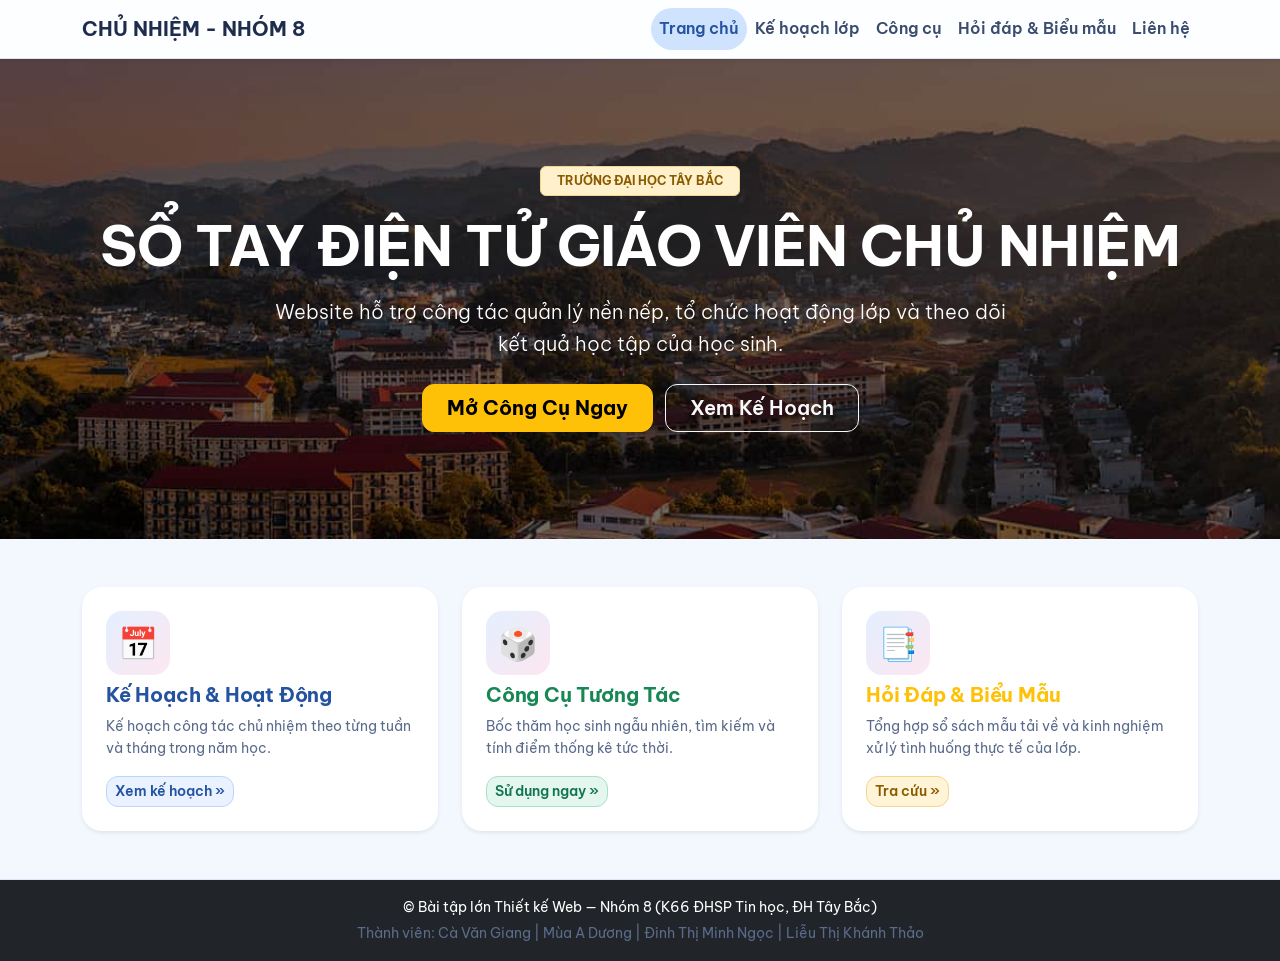
<file: index.html>
<!DOCTYPE html>
<html lang="vi">

<head>
    <meta charset="utf-8" />
    <meta name="viewport" content="width=device-width, initial-scale=1.0" />
    <title>Trang Chủ - Sổ tay giáo viên chủ nhiệm</title>
   
    <link href="https://cdn.jsdelivr.net/npm/bootstrap@5.3.3/dist/css/bootstrap.min.css" rel="stylesheet" />
    <link rel="stylesheet" href="style.css" />
  
    <script src="https://cdn.jsdelivr.net/npm/bootstrap@5.3.3/dist/js/bootstrap.bundle.min.js" defer></script>
    <script src="js/app.js" defer></script>
</head>

<body class="bg-light">
    <header>
        <nav class="navbar navbar-expand-lg navbar-dark bg-primary sticky-top shadow-sm">
            <div class="container">
                <a class="navbar-brand fw-bold" href="index.html">CHỦ NHIỆM - NHÓM 8</a>
                <button class="navbar-toggler" type="button" data-bs-toggle="collapse" data-bs-target="#menuchinh" aria-label="Mở menu">
                    <span class="navbar-toggler-icon"></span>
                </button>
                <div class="collapse navbar-collapse" id="menuchinh">
                    <ul class="navbar-nav ms-auto">
                        <li class="nav-item">
                            <a class="nav-link active" href="index.html">Trang chủ</a>
                        </li>
                        <li class="nav-item">
                            <a class="nav-link" href="hoatdong.html">Kế hoạch lớp</a>
                        </li>
                        <li class="nav-item">
                            <a class="nav-link" href="congcu.html">Công cụ</a>
                        </li>
                        <li class="nav-item">
                            <a class="nav-link" href="bieumau.html">Hỏi đáp &amp; Biểu mẫu</a>
                        </li>
                        <li class="nav-item">
                            <a class="nav-link" href="lienhe.html">Liên hệ</a>
                        </li>
                    </ul>
                </div>
            </div>
        </nav>
    </header>
    
 
    <section class="position-relative overflow-hidden text-white d-flex align-items-center" style="min-height: 480px;">
        <img
            src="images/anhutb.jpg"
            alt="Toàn cảnh khuôn viên Trường Đại học Tây Bắc nhìn từ trên cao"
            class="position-absolute top-0 start-0 w-100 h-100 object-fit-cover"
            style="z-index: 1; filter: brightness(45%);"
        />

        <div class="container text-center py-5 position-relative" style="z-index: 2;">
            <span class="badge bg-warning text-dark px-3 py-2 mb-3 fw-bold">TRƯỜNG ĐẠI HỌC TÂY BẮC</span>
            <h1 class="display-4 fw-bold mb-3">
                SỔ TAY ĐIỆN TỬ GIÁO VIÊN CHỦ NHIỆM
            </h1>
            <p class="lead mx-auto mb-4" style="max-width: 750px;">
                Website hỗ trợ công tác quản lý nền nếp, tổ chức hoạt động lớp và theo dõi kết quả học tập của học sinh.
            </p>
            <div>
                <a href="congcu.html" class="btn btn-warning btn-lg fw-bold px-4 me-2">Mở Công Cụ Ngay</a>
                <a href="hoatdong.html" class="btn btn-outline-light btn-lg px-4">Xem Kế Hoạch</a>
            </div>
        </div>
    </section>

    <main class="container my-5">
        <div class="row g-4">
            <div class="col-md-4">
                <div class="card h-100 shadow-sm border-0 thechucnang">
                    <div class="card-body text-center p-4">
                        <div class="fs-1 text-primary mb-2">📅</div>
                        <h2 class="h5 fw-bold text-primary">Kế Hoạch &amp; Hoạt Động</h2>
                        <p class="text-muted small">Kế hoạch công tác chủ nhiệm theo từng tuần và tháng trong năm học.</p>
                        <a href="hoatdong.html" class="btn btn-sm btn-outline-primary">Xem kế hoạch &raquo;</a>
                    </div>
                </div>
            </div>

            <div class="col-md-4">
                <div class="card h-100 shadow-sm border-0 thechucnang">
                    <div class="card-body text-center p-4">
                        <div class="fs-1 text-success mb-2">🎲</div>
                        <h2 class="h5 fw-bold text-success">Công Cụ Tương Tác</h2>
                        <p class="text-muted small">Bốc thăm học sinh ngẫu nhiên, tìm kiếm và tính điểm thống kê tức thời.</p>
                        <a href="congcu.html" class="btn btn-sm btn-outline-success">Sử dụng ngay &raquo;</a>
                    </div>
                </div>
            </div>

            <div class="col-md-4">
                <div class="card h-100 shadow-sm border-0 thechucnang">
                    <div class="card-body text-center p-4">
                        <div class="fs-1 text-warning mb-2">📑</div>
                        <h2 class="h5 fw-bold text-warning">Hỏi Đáp &amp; Biểu Mẫu</h2>
                        <p class="text-muted small">Tổng hợp sổ sách mẫu tải về và kinh nghiệm xử lý tình huống thực tế của lớp.</p>
                        <a href="bieumau.html" class="btn btn-sm btn-outline-warning">Tra cứu &raquo;</a>
                    </div>
                </div>
            </div>
        </div>
    </main>

    <footer class="bg-dark text-white text-center py-3 mt-5">
        <div class="container small">
            <p class="mb-1">
                &copy; Bài tập lớn Thiết kế Web — Nhóm 8 (K66 ĐHSP Tin học, ĐH Tây Bắc)
            </p>
            <p class="mb-0 text-secondary">
                Thành viên: Cà Văn Giang | Mùa A Dương | Đinh Thị Minh Ngọc | Liễu Thị Khánh Thảo
            </p>
        </div>
    </footer>
</body>

</html>
</file>
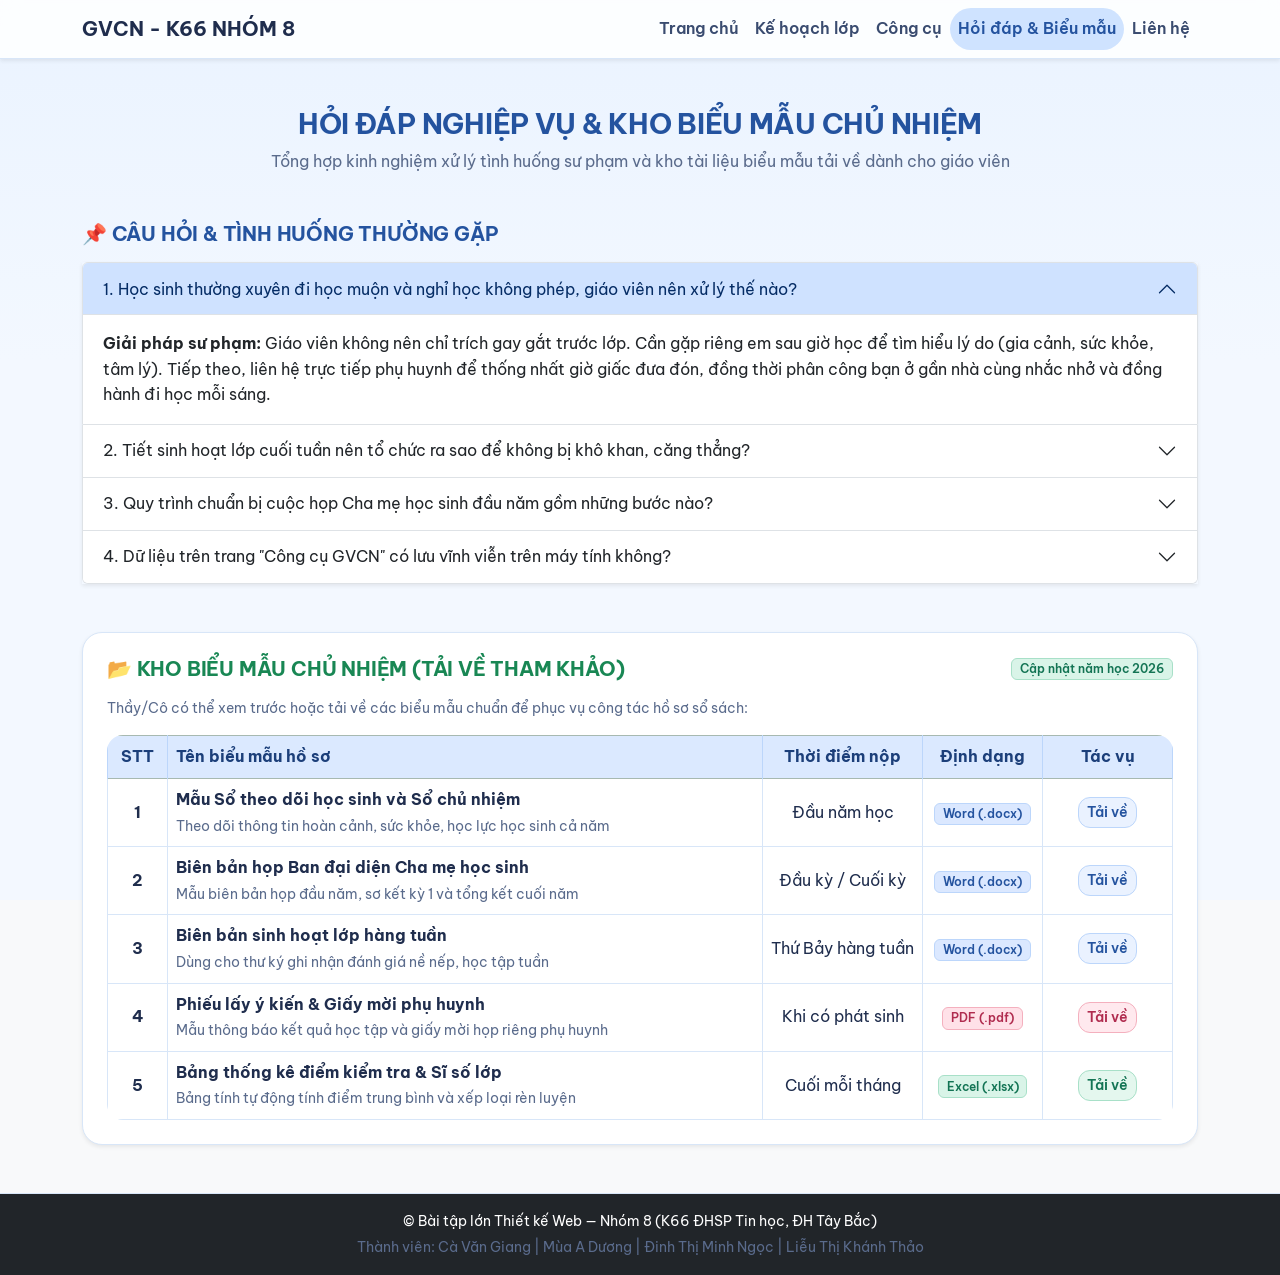
<file: bieumau.html>
<!DOCTYPE html>
<html lang="vi">
<head>
    <meta charset="utf-8" />
    <meta name="viewport" content="width=device-width, initial-scale=1.0" />
    <title>Hoi Dap &amp; Bieu Mau - Nhom 8</title>
    <link href="https://cdn.jsdelivr.net/npm/bootstrap@5.3.3/dist/css/bootstrap.min.css" rel="stylesheet" />
    <link rel="stylesheet" href="style.css" />
</head>

<body class="bg-light">
    <header>
        <nav class="navbar navbar-expand-lg navbar-dark bg-primary sticky-top shadow-sm">
            <div class="container">
                <a class="navbar-brand fw-bold" href="index.html">GVCN - K66 NHÓM 8</a>
                <button class="navbar-toggler" type="button" data-bs-toggle="collapse" data-bs-target="#menuchinh">
                    <span class="navbar-toggler-icon"></span>
                </button>
                <div class="collapse navbar-collapse" id="menuchinh">
                    <ul class="navbar-nav ms-auto">
                        <li class="nav-item">
                            <a class="nav-link" href="index.html">Trang chủ</a>
                        </li>
                        <li class="nav-item">
                            <a class="nav-link" href="hoatdong.html">Kế hoạch lớp</a>
                        </li>
                        <li class="nav-item">
                            <a class="nav-link" href="congcu.html">Công cụ</a>
                        </li>
                        <li class="nav-item">
                            <a class="nav-link active" href="bieumau.html">Hỏi đáp &amp; Biểu mẫu</a>
                        </li>
                        <li class="nav-item">
                            <a class="nav-link" href="lienhe.html">Liên hệ</a>
                        </li>
                    </ul>
                </div>
            </div>
        </nav>
    </header>
    <main class="container my-5">
        <div class="text-center mb-5">
            <h1 class="h3 fw-bold text-primary">
                HỎI ĐÁP NGHIỆP VỤ &amp; KHO BIỂU MẪU CHỦ NHIỆM
            </h1>
            <p class="text-muted">
                Tổng hợp kinh nghiệm xử lý tình huống sư phạm và kho tài liệu biểu mẫu
                tải về dành cho giáo viên
            </p>
        </div>
        <section class="mb-5">
            <div class="d-flex align-items-center mb-3">
                <h2 class="h5 fw-bold text-primary mb-0">
                    📌 CÂU HỎI &amp; TÌNH HUỐNG THƯỜNG GẶP
                </h2>
            </div>

            <div class="accordion shadow-sm" id="hopfaq">
                <div class="accordion-item">
                    <h2 class="accordion-header">
                        <button class="accordion-button" type="button">
                            1. Học sinh thường xuyên đi học muộn và nghỉ học không phép,
                            giáo viên nên xử lý thế nào?
                        </button>
                    </h2>
                    <div class="accordion-collapse">
                        <div class="accordion-body">
                            <strong>Giải pháp sư phạm:</strong> Giáo viên không nên chỉ
                            trích gay gắt trước lớp. Cần gặp riêng em sau giờ học để tìm
                            hiểu lý do (gia cảnh, sức khỏe, tâm lý). Tiếp theo, liên hệ trực
                            tiếp phụ huynh để thống nhất giờ giấc đưa đón, đồng thời phân
                            công bạn ở gần nhà cùng nhắc nhở và đồng hành đi học mỗi sáng.
                        </div>
                    </div>
                </div>
                <div class="accordion-item">
                    <h2 class="accordion-header">
                        <button class="accordion-button collapsed" type="button">
                            2. Tiết sinh hoạt lớp cuối tuần nên tổ chức ra sao để không bị
                            khô khan, căng thẳng?
                        </button>
                    </h2>
                    <div class="accordion-collapse" style="display: none">
                        <div class="accordion-body">
                            <strong>Gợi ý hoạt động:</strong> Thay vì chỉ phê bình khuyết
                            điểm, hãy chia tiết sinh hoạt làm 3 phần: (1) Ban cán sự tổng
                            kết nhanh trong 10 phút; (2) Tuyên dương "Hoa điểm 10" và biểu
                            dương học sinh tiến bộ; (3) Tổ chức diễn đàn nhỏ hoặc trò chơi
                            đố vui, bốc thăm phát biểu ngẫu nhiên để cả lớp cùng gắn kết.
                        </div>
                    </div>
                </div>
                <div class="accordion-item">
                    <h2 class="accordion-header">
                        <button class="accordion-button collapsed" type="button">
                            3. Quy trình chuẩn bị cuộc họp Cha mẹ học sinh đầu năm gồm những
                            bước nào?
                        </button>
                    </h2>
                    <div class="accordion-collapse" style="display: none">
                        <div class="accordion-body">
                            <strong>Các bước chuẩn bị:</strong> (1) Chuẩn bị báo cáo đặc
                            điểm tình hình lớp và các chỉ tiêu phấn đấu; (2) In sẵn danh
                            sách trích ngang và phiếu thông tin liên lạc; (3) Dự kiến nhân
                            sự Ban đại diện phụ huynh lớp; (4) Chuẩn bị slide trình chiếu
                            ngắn gọn và trang trí bảng lớp trang trọng.
                        </div>
                    </div>
                </div>
                <div class="accordion-item">
                    <h2 class="accordion-header">
                        <button class="accordion-button collapsed" type="button">
                            4. Dữ liệu trên trang "Công cụ GVCN" có lưu vĩnh viễn trên máy
                            tính không?
                        </button>
                    </h2>
                    <div class="accordion-collapse" style="display: none">
                        <div class="accordion-body">
                            <strong>Nguyên tắc kỹ thuật:</strong> Theo quy định của học phần
                            Thiết kế Web, hệ thống chạy hoàn toàn trên phiên duyệt web (RAM)
                            và không lưu vào ổ cứng (không dùng localStorage/cookie). Mỗi
                            khi nhấn F5 tải lại trang, hệ thống sẽ khôi phục lại danh sách 6
                            học sinh mẫu ban đầu để phục vụ việc kiểm thử nhanh.
                        </div>
                    </div>
                </div>
            </div>
        </section>
        <section class="card shadow-sm p-4 mb-4">
            <div class="d-flex align-items-center justify-content-between mb-3">
                <h2 class="h5 fw-bold text-success mb-0">
                    📂 KHO BIỂU MẪU CHỦ NHIỆM (TẢI VỀ THAM KHẢO)
                </h2>
                <span class="badge bg-success">Cập nhật năm học 2026</span>
            </div>
            <p class="text-muted small">
                Thầy/Cô có thể xem trước hoặc tải về các biểu mẫu chuẩn để phục vụ
                công tác hồ sơ sổ sách:
            </p>

            <div class="table-responsive">
                <table class="table table-hover table-bordered align-middle mb-0">
                    <thead class="table-success text-center">
                        <tr>
                            <th scope="col" style="width: 60px">STT</th>
                            <th scope="col" class="text-start">Tên biểu mẫu hồ sơ</th>
                            <th scope="col" style="width: 160px">Thời điểm nộp</th>
                            <th scope="col" style="width: 120px">Định dạng</th>
                            <th scope="col" style="width: 130px">Tác vụ</th>
                        </tr>
                    </thead>
                    <tbody>
                        <tr>
                            <td class="text-center fw-bold">1</td>
                            <td>
                                <strong>Mẫu Sổ theo dõi học sinh và Sổ chủ nhiệm</strong><br /><small
                                    class="text-muted">Theo dõi thông tin hoàn cảnh, sức khỏe, học lực học sinh cả
                                    năm</small>
                            </td>
                            <td class="text-center">Đầu năm học</td>
                            <td class="text-center">
                                <span class="badge bg-primary">Word (.docx)</span>
                            </td>
                            <td class="text-center">
                                <button type="button" class="btn btn-sm btn-outline-primary"
                                    onclick="alert('Đang tải file mẫu Sổ chủ nhiệm (.docx)...')">
                                    Tải về
                                </button>
                            </td>
                        </tr>
                        <tr>
                            <td class="text-center fw-bold">2</td>
                            <td>
                                <strong>Biên bản họp Ban đại diện Cha mẹ học sinh</strong><br /><small
                                    class="text-muted">Mẫu biên bản họp đầu năm, sơ kết kỳ 1 và tổng kết cuối
                                    năm</small>
                            </td>
                            <td class="text-center">Đầu kỳ / Cuối kỳ</td>
                            <td class="text-center">
                                <span class="badge bg-primary">Word (.docx)</span>
                            </td>
                            <td class="text-center">
                                <button type="button" class="btn btn-sm btn-outline-primary"
                                    onclick="alert('Đang tải file Biên bản họp phụ huynh (.docx)...')">
                                    Tải về
                                </button>
                            </td>
                        </tr>
                        <tr>
                            <td class="text-center fw-bold">3</td>
                            <td>
                                <strong>Biên bản sinh hoạt lớp hàng tuần</strong><br /><small class="text-muted">Dùng
                                    cho thư ký ghi nhận đánh giá nề nếp, học tập
                                    tuần</small>
                            </td>
                            <td class="text-center">Thứ Bảy hàng tuần</td>
                            <td class="text-center">
                                <span class="badge bg-primary">Word (.docx)</span>
                            </td>
                            <td class="text-center">
                                <button type="button" class="btn btn-sm btn-outline-primary"
                                    onclick="alert('Đang tải file Biên bản sinh hoạt lớp (.docx)...')">
                                    Tải về
                                </button>
                            </td>
                        </tr>
                        <tr>
                            <td class="text-center fw-bold">4</td>
                            <td>
                                <strong>Phiếu lấy ý kiến &amp; Giấy mời phụ huynh</strong><br /><small
                                    class="text-muted">Mẫu thông báo kết quả học tập và giấy mời họp riêng phụ
                                    huynh</small>
                            </td>
                            <td class="text-center">Khi có phát sinh</td>
                            <td class="text-center">
                                <span class="badge bg-danger">PDF (.pdf)</span>
                            </td>
                            <td class="text-center">
                                <button type="button" class="btn btn-sm btn-outline-danger"
                                    onclick="alert('Đang tải file Phiếu thông tin phụ huynh (.pdf)...')">
                                    Tải về
                                </button>
                            </td>
                        </tr>
                        <tr>
                            <td class="text-center fw-bold">5</td>
                            <td>
                                <strong>Bảng thống kê điểm kiểm tra &amp; Sĩ số lớp</strong><br /><small
                                    class="text-muted">Bảng tính tự động tính điểm trung bình và xếp loại rèn
                                    luyện</small>
                            </td>
                            <td class="text-center">Cuối mỗi tháng</td>
                            <td class="text-center">
                                <span class="badge bg-success">Excel (.xlsx)</span>
                            </td>
                            <td class="text-center">
                                <button type="button" class="btn btn-sm btn-outline-success"
                                    onclick="alert('Đang tải file Bảng thống kê điểm (.xlsx)...')">
                                    Tải về
                                </button>
                            </td>
                        </tr>
                    </tbody>
                </table>
            </div>
        </section>
    </main>
    <footer class="bg-dark text-white text-center py-3 mt-5">
        <div class="container small">
            <p class="mb-1">
                &copy; Bài tập lớn Thiết kế Web — Nhóm 8 (K66 ĐHSP Tin học, ĐH Tây Bắc)
            </p>
            <p class="mb-0 text-secondary">
                Thành viên: Cà Văn Giang | Mùa A Dương | Đinh Thị Minh Ngọc | Liễu Thị
                Khánh Thảo
            </p>
        </div>
    </footer>
    <script src="https://code.jquery.com/jquery-3.7.1.min.js"></script>
    <script src="https://cdn.jsdelivr.net/npm/bootstrap@5.3.3/dist/js/bootstrap.bundle.min.js"></script>
    <script>
        $(document).ready(function () {
            $('.accordion-button').click(function () {
                var nutHienTai = $(this);
                var noiDung = nutHienTai
                    .closest('.accordion-item')
                    .find('.accordion-collapse');
                $('.accordion-collapse').not(noiDung).slideUp(300);
                $('.accordion-button').not(nutHienTai).addClass('collapsed');
                noiDung.slideToggle(300, function () {
                    if (noiDung.is(':visible')) {
                        nutHienTai.removeClass('collapsed');
                    } else {
                        nutHienTai.addClass('collapsed');
                    }
                });
            });
        });
    </script>
</body>

</html>
</file>
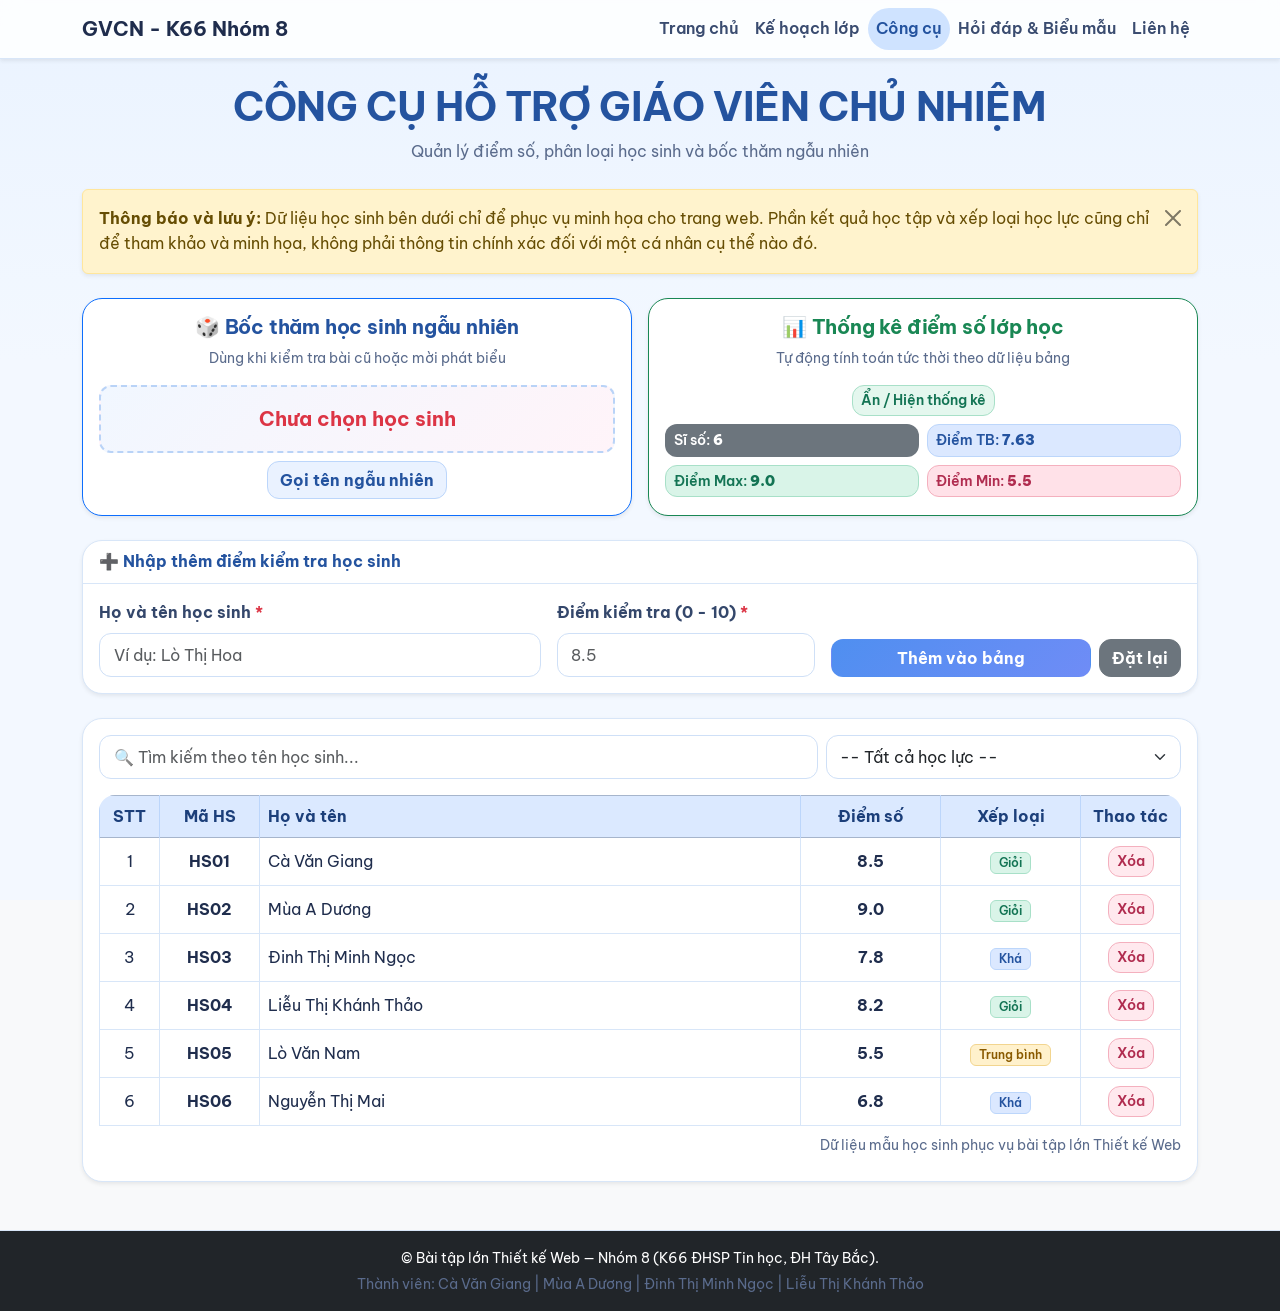
<file: congcu.html>
<!DOCTYPE html>
<html lang="vi">
  <head>
    <meta charset="utf-8" />
    <meta name="viewport" content="width=device-width, initial-scale=1.0" />
    <title>Công cụ Giáo Viên chủ nhiệm - Nhóm 8</title>
    <link
      href="https://cdn.jsdelivr.net/npm/bootstrap@5.3.8/dist/css/bootstrap.min.css"
      rel="stylesheet"
    />
    <link rel="stylesheet" href="style.css" />
    <script src="https://code.jquery.com/jquery-3.7.1.min.js" defer></script>
    <script
      src="https://cdn.jsdelivr.net/npm/bootstrap@5.3.8/dist/js/bootstrap.bundle.min.js"
      defer
    ></script>
    <script src="js/app.js" defer></script>
  </head>
  <body class="bg-light">
    <header>
      <nav
        class="navbar navbar-expand-lg navbar-dark bg-primary sticky-top shadow-sm"
      >
        <div class="container">
          <a class="navbar-brand fw-bold" href="index.html"
            >GVCN - K66 Nhóm 8</a
          >
          <button
            class="navbar-toggler"
            type="button"
            data-bs-toggle="collapse"
            data-bs-target="#menuchinh"
          >
            <span class="navbar-toggler-icon"></span>
          </button>
          <div class="collapse navbar-collapse" id="menuchinh">
            <ul class="navbar-nav ms-auto">
              <li class="nav-item">
                <a class="nav-link" href="index.html">Trang chủ</a>
              </li>
              <li class="nav-item">
                <a class="nav-link" href="hoatdong.html">Kế hoạch lớp</a>
              </li>
              <li class="nav-item">
                <a class="nav-link active" href="congcu.html">Công cụ</a>
              </li>
              <li class="nav-item">
                <a class="nav-link" href="bieumau.html"
                  >Hỏi đáp &amp; Biểu mẫu</a
                >
              </li>
              <li class="nav-item">
                <a class="nav-link" href="lienhe.html">Liên hệ</a>
              </li>
            </ul>
          </div>
        </div>
      </nav>
    </header>

    <main class="container my-4">

      <div class="text-center mb-4">
        <h1 class="fw-bold text-primary">CÔNG CỤ HỖ TRỢ GIÁO VIÊN CHỦ NHIỆM</h1>
        <p class="text-muted">
          Quản lý điểm số, phân loại học sinh và bốc thăm ngẫu nhiên
        </p>
      </div>

 
      <div
        class="alert alert-warning alert-dismissible fade show shadow-sm mb-4"
        role="alert"
      >
        <strong>Thông báo và lưu ý:</strong> Dữ liệu học sinh bên dưới chỉ để phục
        vụ minh họa cho trang web. Phần kết quả học tập và xếp loại học lực cũng
        chỉ để tham khảo và minh họa, không phải thông tin chính xác đối với một
        cá nhân cụ thể nào đó.
        <button
          type="button"
          class="btn-close"
          data-bs-dismiss="alert"
          aria-label="Close"
        ></button>
      </div>

   
      <div class="row g-3 mb-4">
        <div class="col-md-6">
          <div class="card shadow-sm h-100 border-primary">
            <div
              class="card-body text-center d-flex flex-column justify-content-between"
            >
              <div>
                <h2 class="h5 card-title text-primary fw-bold">
                  🎲 Bốc thăm học sinh ngẫu nhiên
                </h2>
                <p class="card-text text-secondary small">
                  Dùng khi kiểm tra bài cũ hoặc mời phát biểu
                </p>
                <div
                  id="ketqua"
                  class="p-3 my-2 bg-light border rounded fw-bold fs-5 text-danger"
                >
                  Chưa chọn học sinh
                </div>
              </div>
              <div>
                <button
                  type="button"
                  id="nutboctham"
                  class="btn btn-outline-primary fw-bold"
                >
                  Gọi tên ngẫu nhiên
                </button>
              </div>
            </div>
          </div>
        </div>
        <div class="col-md-6">
          <div class="card shadow-sm h-100 border-success">
            <div class="card-body text-center">
              <h2 class="h5 card-title text-success fw-bold">
                📊 Thống kê điểm số lớp học
              </h2>
              <p class="card-text text-secondary small">
                Tự động tính toán tức thời theo dữ liệu bảng
              </p>
              <button
                type="button"
                id="nutdongmo"
                class="btn btn-sm btn-outline-success mb-2"
              >
                Ẩn / Hiện thống kê
              </button>

              <div id="hopthongke" class="row text-start g-2">
                <div class="col-6">
                  <span class="badge bg-secondary p-2 w-100 text-start"
                    >Sĩ số: <b id="siso">0</b></span
                  >
                </div>
                <div class="col-6">
                  <span class="badge bg-primary p-2 w-100 text-start"
                    >Điểm TB: <b id="diemtb">0.0</b></span
                  >
                </div>
                <div class="col-6">
                  <span class="badge bg-success p-2 w-100 text-start"
                    >Điểm Max: <b id="diemmax">0.0</b></span
                  >
                </div>
                <div class="col-6">
                  <span class="badge bg-danger p-2 w-100 text-start"
                    >Điểm Min: <b id="diemmin">0.0</b></span
                  >
                </div>
              </div>
            </div>
          </div>
        </div>
      </div>

      
      <section class="card shadow-sm mb-4">
        <div class="card-header bg-white fw-bold text-primary">
          ➕ Nhập thêm điểm kiểm tra học sinh
        </div>
        <div class="card-body">
          <form id="formnhap" novalidate>
            <div class="row g-3">
              <div class="col-md-5">
                <label for="hoten" class="form-label fw-bold"
                  >Họ và tên học sinh <span class="text-danger">*</span></label
                >
                <input
                  type="text"
                  class="form-control"
                  id="hoten"
                  placeholder="Ví dụ: Lò Thị Hoa"
                  required
                />
                <div class="invalid-feedback">
                  Vui lòng nhập họ tên học sinh.
                </div>
              </div>

              <div class="col-md-3">
                <label for="diem" class="form-label fw-bold"
                  >Điểm kiểm tra (0 - 10)
                  <span class="text-danger">*</span></label
                >
                <input
                  type="number"
                  step="0.1"
                  min="0"
                  max="10"
                  class="form-control"
                  id="diem"
                  placeholder="8.5"
                  required
                />
                <div class="invalid-feedback">
                  Điểm phải là số từ 0.0 đến 10.0.
                </div>
              </div>

              <div class="col-md-4 d-flex align-items-end gap-2">
                <button type="submit" class="btn btn-primary w-100 fw-bold">
                  Thêm vào bảng
                </button>
                <button
                  type="button"
                  id="nutreset"
                  class="btn btn-secondary fw-bold text-nowrap"
                >
                  Đặt lại
                </button>
              </div>
            </div>
          </form>
        </div>
      </section>

      <section class="card shadow-sm">
        <div class="card-body">
          <div class="row g-2 mb-3">
            <div class="col-md-8">
              <label for="timkiem" class="visually-hidden">Tìm kiếm</label>
              <input
                type="text"
                id="timkiem"
                class="form-control"
                placeholder="🔍 Tìm kiếm theo tên học sinh..."
              />
            </div>
            <div class="col-md-4">
              <label for="lochocluc" class="visually-hidden">Lọc học lực</label>
              <select id="lochocluc" class="form-select">
                <option value="tatca">-- Tất cả học lực --</option>
                <option value="gioi">Học lực Giỏi (>= 8.0)</option>
                <option value="kha">Học lực Khá (6.5 - 7.9)</option>
                <option value="trungbinh">Học lực Trung bình (< 6.5)</option>
              </select>
            </div>
          </div>

          <div class="table-responsive">
            <table
              class="table table-hover table-bordered align-middle text-center mb-0"
            >
              <caption class="text-muted small text-end pt-2">
                Dữ liệu mẫu học sinh phục vụ bài tập lớn Thiết kế Web
              </caption>
              <thead class="table-primary text-center">
                <tr>
                  <th scope="col" style="width: 60px">STT</th>
                  <th scope="col" style="width: 100px">Mã HS</th>
                  <th scope="col" class="text-start">Họ và tên</th>
                  <th scope="col" style="width: 140px">Điểm số</th>
                  <th scope="col" style="width: 140px">Xếp loại</th>
                  <th scope="col" style="width: 100px">Thao tác</th>
                </tr>
              </thead>
              <tbody id="bangdiem"></tbody>
            </table>
          </div>
        </div>
      </section>
    </main>

    <footer class="bg-dark text-white text-center py-3 mt-5">
      <div class="container small">
        <p class="mb-1">
          &copy; Bài tập lớn Thiết kế Web — Nhóm 8 (K66 ĐHSP Tin học, ĐH Tây Bắc).
        </p>
        <p class="mb-0 text-secondary">
          Thành viên: Cà Văn Giang | Mùa A Dương | Đinh Thị Minh Ngọc | Liễu Thị
          Khánh Thảo
        </p>
      </div>
    </footer>
  </body>
</html>
</file>
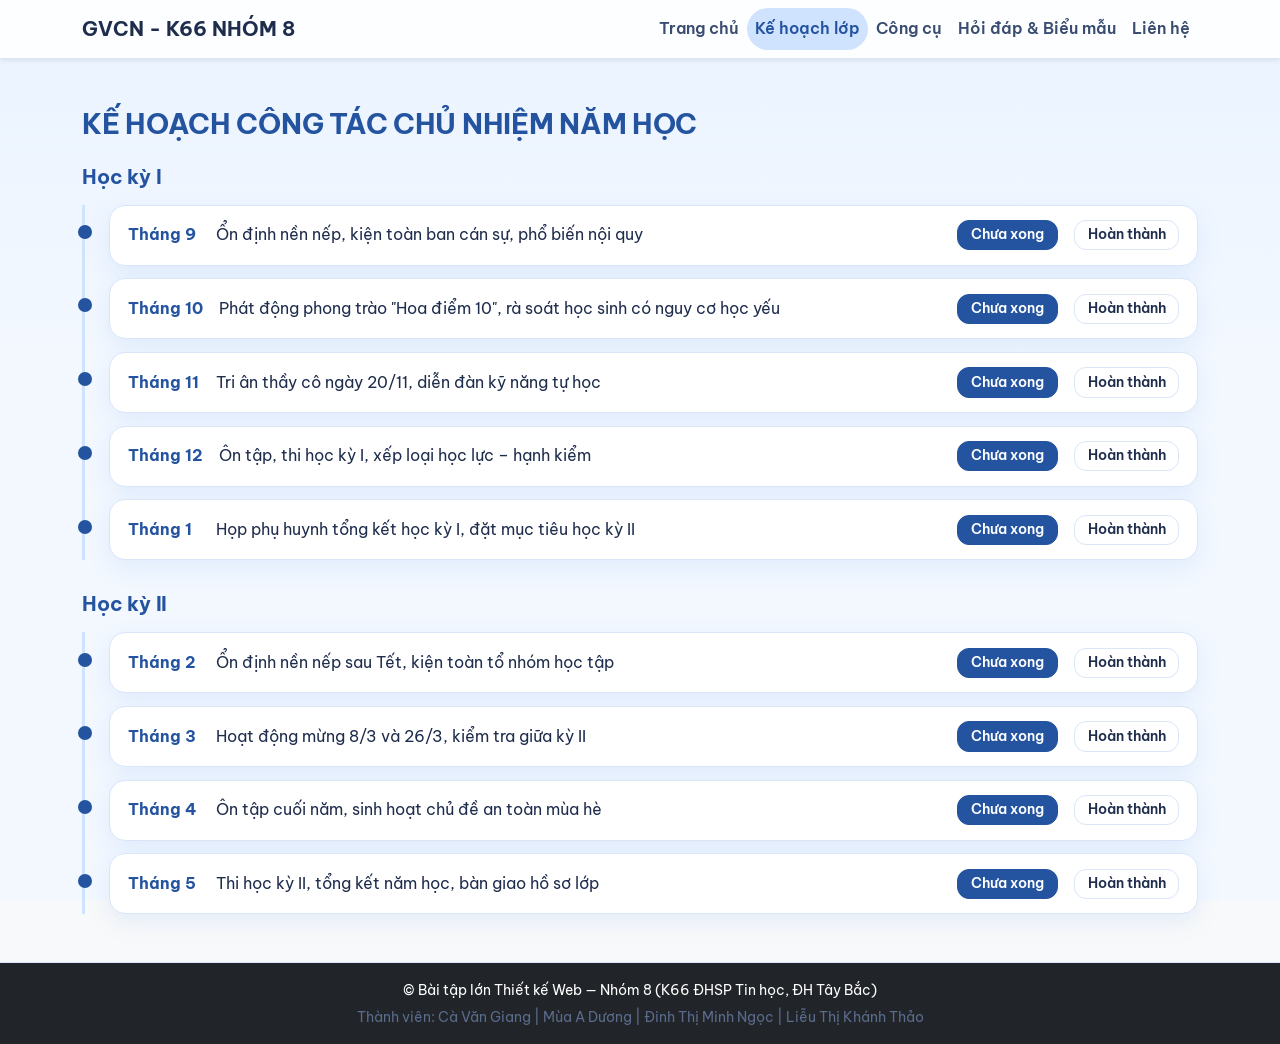
<file: hoatdong.html>
<!DOCTYPE html>
<html lang="vi">
  <head>
    <meta charset="utf-8" />
    <meta name="viewport" content="width=device-width, initial-scale=1.0" />
    <title>Kế Hoạch Lớp - Nhóm 8</title>
    <link
      href="https://cdn.jsdelivr.net/npm/bootstrap@5.3.8/dist/css/bootstrap.min.css"
      rel="stylesheet"
    />
    <link rel="stylesheet" href="style.css" />
    <script src="js/app.js" defer></script>
  </head>
  <body class="bg-light">
    <header>
      <nav
        class="navbar navbar-expand-lg navbar-dark bg-primary sticky-top shadow-sm"
      >
        <div class="container">
          <a class="navbar-brand fw-bold" href="index.html"
            >GVCN - K66 NHÓM 8</a
          >
          <button
            class="navbar-toggler"
            type="button"
            data-bs-toggle="collapse"
            data-bs-target="#menuchinh"
          >
            <span class="navbar-toggler-icon"></span>
          </button>
          <div class="collapse navbar-collapse" id="menuchinh">
            <ul class="navbar-nav ms-auto">
              <li class="nav-item">
                <a class="nav-link" href="index.html">Trang chủ</a>
              </li>
              <li class="nav-item">
                <a class="nav-link active" href="hoatdong.html">Kế hoạch lớp</a>
              </li>
              <li class="nav-item">
                <a class="nav-link" href="congcu.html">Công cụ</a>
              </li>
              <li class="nav-item">
                <a class="nav-link" href="bieumau.html"
                  >Hỏi đáp &amp; Biểu mẫu</a
                >
              </li>
              <li class="nav-item">
                <a class="nav-link" href="lienhe.html">Liên hệ</a>
              </li>
            </ul>
          </div>
        </div>
      </nav>
    </header>

    <main class="container my-5">
      <h1 class="h3 fw-bold text-primary mb-4">KẾ HOẠCH CÔNG TÁC CHỦ NHIỆM NĂM HỌC</h1>

      <h2 class="h5 fw-bold text-primary mb-3">Học kỳ I</h2>
      <ol class="kh">
        <li><b>Tháng 9</b><span>Ổn định nền nếp, kiện toàn ban cán sự, phổ biến nội quy</span>
          <label><input type="radio" name="t9" checked>Chưa xong</label><label><input type="radio" name="t9" class="xong">Hoàn thành</label></li>
        <li><b>Tháng 10</b><span>Phát động phong trào "Hoa điểm 10", rà soát học sinh có nguy cơ học yếu</span>
          <label><input type="radio" name="t10" checked>Chưa xong</label><label><input type="radio" name="t10" class="xong">Hoàn thành</label></li>
        <li><b>Tháng 11</b><span>Tri ân thầy cô ngày 20/11, diễn đàn kỹ năng tự học</span>
          <label><input type="radio" name="t11" checked>Chưa xong</label><label><input type="radio" name="t11" class="xong">Hoàn thành</label></li>
        <li><b>Tháng 12</b><span>Ôn tập, thi học kỳ I, xếp loại học lực – hạnh kiểm</span>
          <label><input type="radio" name="t12" checked>Chưa xong</label><label><input type="radio" name="t12" class="xong">Hoàn thành</label></li>
        <li><b>Tháng 1</b><span>Họp phụ huynh tổng kết học kỳ I, đặt mục tiêu học kỳ II</span>
          <label><input type="radio" name="t1" checked>Chưa xong</label><label><input type="radio" name="t1" class="xong">Hoàn thành</label></li>
      </ol>
    
      <h2 class="h5 fw-bold text-primary mb-3">Học kỳ II</h2>
      <ol class="kh">
        <li><b>Tháng 2</b><span>Ổn định nền nếp sau Tết, kiện toàn tổ nhóm học tập</span>
          <label><input type="radio" name="t2" checked>Chưa xong</label><label><input type="radio" name="t2" class="xong">Hoàn thành</label></li>
        <li><b>Tháng 3</b><span>Hoạt động mừng 8/3 và 26/3, kiểm tra giữa kỳ II</span>
          <label><input type="radio" name="t3" checked>Chưa xong</label><label><input type="radio" name="t3" class="xong">Hoàn thành</label></li>
        <li><b>Tháng 4</b><span>Ôn tập cuối năm, sinh hoạt chủ đề an toàn mùa hè</span>
          <label><input type="radio" name="t4" checked>Chưa xong</label><label><input type="radio" name="t4" class="xong">Hoàn thành</label></li>
        <li><b>Tháng 5</b><span>Thi học kỳ II, tổng kết năm học, bàn giao hồ sơ lớp</span>
          <label><input type="radio" name="t5" checked>Chưa xong</label><label><input type="radio" name="t5" class="xong">Hoàn thành</label></li>
      </ol>
    </main>

    <footer class="bg-dark text-white text-center py-3 mt-5">
      <div class="container small">
        <p class="mb-1">
          &copy; Bài tập lớn Thiết kế Web — Nhóm 8 (K66 ĐHSP Tin học, ĐH Tây Bắc)
        </p>
        <p class="mb-0 text-secondary">
          Thành viên: Cà Văn Giang | Mùa A Dương | Đinh Thị Minh Ngọc | Liễu Thị
          Khánh Thảo
        </p>
      </div>
    </footer>
  </body>
</html>
</file>
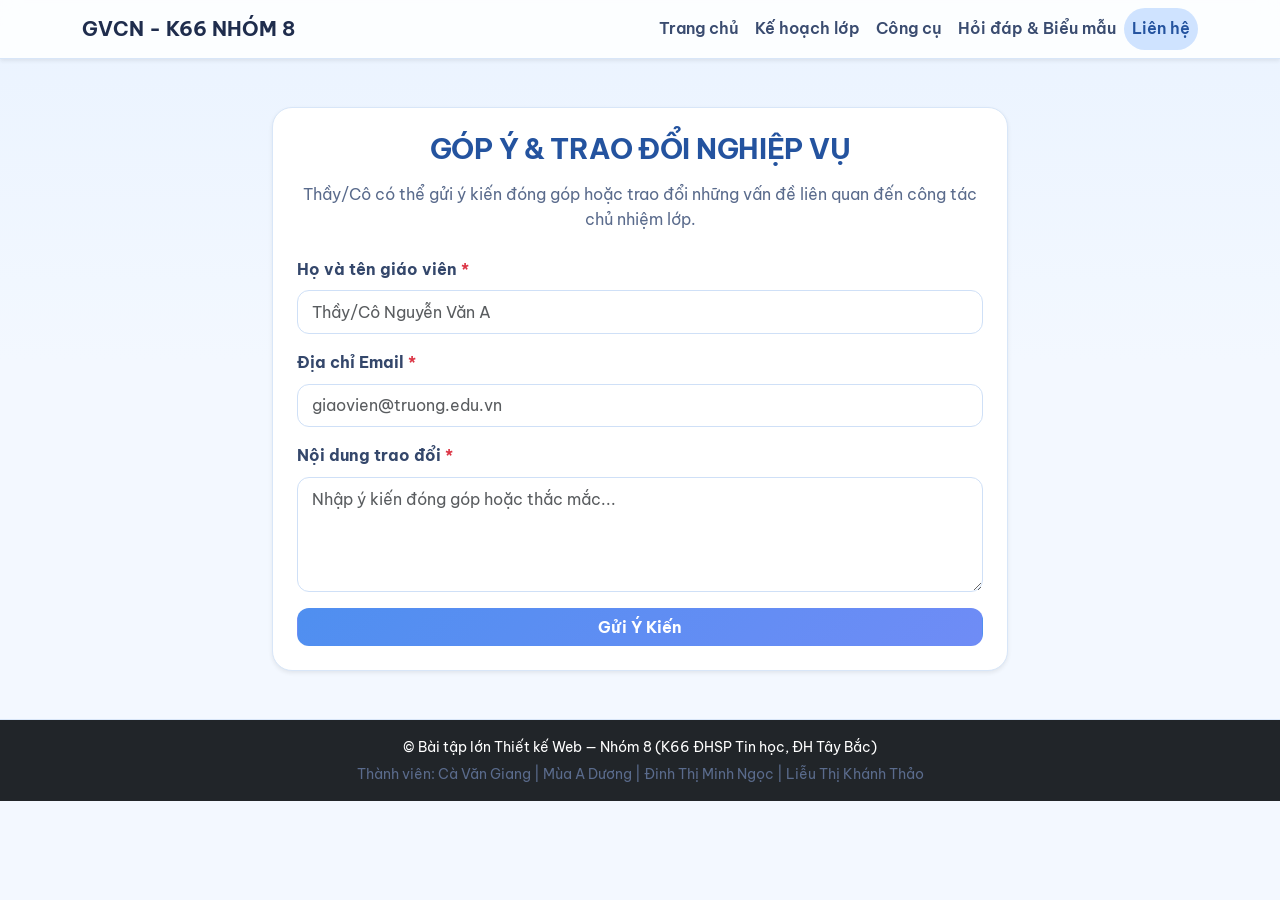
<file: lienhe.html>
<!DOCTYPE html>
<html lang="vi">
  <head>
    <meta charset="utf-8" />
    <meta name="viewport" content="width=device-width, initial-scale=1.0" />
    <title>Liên Hệ - Nhóm 8</title>
    <link
      href="https://cdn.jsdelivr.net/npm/bootstrap@5.3.8/dist/css/bootstrap.min.css"
      rel="stylesheet"
    />
    <link rel="stylesheet" href="style.css" />
    <script src="js/app.js" defer></script>
  </head>
  <body class="bg-light">
    <header>
      <nav
        class="navbar navbar-expand-lg navbar-dark bg-primary sticky-top shadow-sm"
      >
        <div class="container">
          <a class="navbar-brand fw-bold" href="index.html"
            >GVCN - K66 NHÓM 8</a
          >
          <button
            class="navbar-toggler"
            type="button"
            data-bs-toggle="collapse"
            data-bs-target="#menuchinh"
          >
            <span class="navbar-toggler-icon"></span>
          </button>
          <div class="collapse navbar-collapse" id="menuchinh">
            <ul class="navbar-nav ms-auto">
              <li class="nav-item">
                <a class="nav-link" href="index.html">Trang chủ</a>
              </li>
              <li class="nav-item">
                <a class="nav-link" href="hoatdong.html">Kế hoạch lớp</a>
              </li>
              <li class="nav-item">
                <a class="nav-link" href="congcu.html">Công cụ</a>
              </li>
              <li class="nav-item">
                <a class="nav-link" href="bieumau.html"
                  >Hỏi đáp &amp; Biểu mẫu</a
                >
              </li>
              <li class="nav-item">
                <a class="nav-link active" href="lienhe.html">Liên hệ</a>
              </li>
            </ul>
          </div>
        </div>
      </nav>
    </header>

    <main class="container my-5">
      <div class="row justify-content-center">
        <div class="col-md-8">
          <div class="card shadow-sm p-4">
            <h1 class="h3 fw-bold text-primary mb-3 text-center">
              GÓP Ý &amp; TRAO ĐỔI NGHIỆP VỤ
            </h1>
          <p class="text-muted text-center mb-4 mx-auto" style="max-width: 850px;">
    Thầy/Cô có thể gửi ý kiến đóng góp hoặc trao đổi những vấn đề
    liên quan đến công tác chủ nhiệm lớp.
</p>
            <form
              onsubmit="event.preventDefault(); alert('Cảm ơn Thầy/Cô đã gửi góp ý!'); this.reset();"
            >
              <div class="mb-3">
                <label for="tengiaovien" class="form-label fw-bold"
                  >Họ và tên giáo viên <span class="text-danger">*</span></label
                >
                <input
                  type="text"
                  class="form-control"
                  id="tengiaovien"
                  placeholder="Thầy/Cô Nguyễn Văn A"
                  required
                />
              </div>
              <div class="mb-3">
                <label for="emailgiaovien" class="form-label fw-bold"
                  >Địa chỉ Email <span class="text-danger">*</span></label
                >
                <input
                  type="email"
                  class="form-control"
                  id="emailgiaovien"
                  placeholder="giaovien@truong.edu.vn"
                  required
                />
              </div>
              <div class="mb-3">
                <label for="noidunggopy" class="form-label fw-bold"
                  >Nội dung trao đổi <span class="text-danger">*</span></label
                >
                <textarea
                  class="form-control"
                  id="noidunggopy"
                  rows="4"
                  placeholder="Nhập ý kiến đóng góp hoặc thắc mắc..."
                  required
                ></textarea>
              </div>
           <button type="submit" class="btn btn-primary fw-bold w-100">
             Gửi Ý Kiến
             <p id="thongBao" class="text-success text-center fw-bold mt-3 d-none">
               Cảm ơn bạn đã gửi tin nhắn. Nhóm 8 đã nhận được tin nhắn và sẽ phản hồi sớm!
             </p>
           </button>
            </form>
          </div>
        </div>
      </div>
    </main>

    <footer class="bg-dark text-white text-center py-3 mt-5">
      <div class="container small">
        <p class="mb-1">
          &copy; Bài tập lớn Thiết kế Web — Nhóm 8 (K66 ĐHSP Tin học, ĐH Tây Bắc)
        </p>
        <p class="mb-0 text-secondary">
          Thành viên: Cà Văn Giang | Mùa A Dương | Đinh Thị Minh Ngọc | Liễu Thị
          Khánh Thảo
        </p>
      </div>
    </footer>
  </body>
</html>
</file>
<file: style.css>
/* ==========================================================
   ChuNhiem Hub - CSS v5 bản cuối
   ========================================================== */
   @import url('https://fonts.googleapis.com/css2?family=Be+Vietnam+Pro:wght@400;500;600;700&display=swap');

   /* 1. Biến màu & cài đặt chung */
   :root {
     --nen: #f3f8ff; --be-mat: #fff;
     --vien: #d8e6f8; --vien-dam: #bcd6fb;
     --chu: #1f2d4d; --chu-phu: #5a6b8c;
     --xanh: #3d7fe6; --xanh-pastel: #cfe3ff; --xanh-dam: #24539f;
     --r-nho: 12px; --r-vua: 16px; --r-lon: 20px;
     --bong: 0 8px 24px rgba(61, 127, 230, 0.1);
     --muot: cubic-bezier(0.22, 0.8, 0.28, 1);
   }
   
   * { box-sizing: border-box; }
   html { scroll-behavior: smooth; }
   
   body {
     font-family: 'Be Vietnam Pro', 'Segoe UI', Arial, sans-serif;
     line-height: 1.6; color: var(--chu);
     background: linear-gradient(180deg, #eaf3ff 0%, var(--nen) 40%);
     background-attachment: fixed;
     overflow-x: hidden; overflow-wrap: break-word;
   }
   
   img, video, svg { max-width: 100%; height: auto; }
   ::selection { background: var(--xanh-pastel); }
   h1, h2, h3 { font-weight: 700; letter-spacing: -0.01em; }
   .text-primary { color: var(--xanh-dam) !important; }
   .text-secondary, .text-muted { color: var(--chu-phu) !important; }
   
   /* 2. Thanh điều hướng */
   .navbar {
     position: sticky; top: 0; z-index: 1030;
     background-color: rgba(255, 255, 255, 0.85) !important;
     backdrop-filter: blur(10px); -webkit-backdrop-filter: blur(10px);
     border-bottom: 1px solid var(--vien);
   }
   .navbar .nav-link {
     color: #3a4c70; font-weight: 600;
     border-radius: 999px; padding: 0.5rem 1.1rem;
     transition: background-color 0.25s ease, color 0.25s ease;
   }
   .navbar .nav-link:hover { background: rgba(61, 127, 230, 0.1); color: var(--xanh-dam); }
   .navbar .nav-link.active { background: var(--xanh-pastel); color: var(--xanh-dam); }
   .navbar-brand { font-weight: 800; color: var(--chu) !important; }
   .navbar-toggler { border-color: var(--vien); border-radius: var(--r-nho); }
   .navbar-toggler-icon {
     background-image: url("data:image/svg+xml,%3csvg xmlns='http://www.w3.org/2000/svg' viewBox='0 0 30 30'%3e%3cpath stroke='%232a5db0' stroke-linecap='round' stroke-miterlimit='10' stroke-width='2' d='M4 7h22M4 15h22M4 23h22'/%3e%3c/svg%3e") !important;
   }
   
   /* 3. Banner */
   .banner {
     position: relative; overflow: hidden;
     width: min(1140px, calc(100% - 2rem));
     min-height: clamp(380px, 60vh, 480px);
     margin: 1.5rem auto 0; border-radius: 28px;
     display: flex; align-items: center; color: var(--chu);
     border: 1px solid rgba(255, 255, 255, 0.9);
     box-shadow: 0 20px 50px rgba(61, 127, 230, 0.18);
     /* Lớp phủ xanh pastel mờ dần từ trái sang phải */
     background: linear-gradient(
         100deg,
         rgba(234, 243, 255, 0.95) 0%,
         rgba(214, 232, 255, 0.8) 45%,
         rgba(195, 220, 255, 0.3) 100%
       ),
       url('images/anhutb.jpg') center / cover no-repeat;
   }
   .banner .container {
     padding-inline: clamp(1.25rem, 4vw, 3rem);
     text-align: left !important;
     animation: len-nhe 0.6s ease both;
   }
   .banner h1, .banner .text-white { color: #16305e !important; }
   .banner .lead {
     max-width: 540px; margin-inline: 0 !important;
     color: #2f4572 !important;
   }
   .banner .badge {
     background: rgba(255, 255, 255, 0.85) !important;
     color: var(--xanh-dam) !important;
     border: 1px solid var(--vien-dam); border-radius: 999px;
     padding: 0.45rem 0.9rem;
   }
   .banner .btn-lg {
     border-radius: var(--r-nho); font-weight: 700;
     padding: 0.75rem 1.5rem;
   }
   .banner .btn-outline-light {
     --bs-btn-color: var(--xanh-dam); --bs-btn-bg: rgba(255, 255, 255, 0.88);
     --bs-btn-border-color: var(--vien-dam);
     --bs-btn-hover-color: var(--xanh-dam); --bs-btn-hover-bg: #fff;
     --bs-btn-hover-border-color: var(--xanh);
   }
   
   /* 4. Thẻ (card) */
   .card {
     background-color: var(--be-mat); color: var(--chu);
     border: 1px solid var(--vien); border-radius: var(--r-lon);
     box-shadow: var(--bong);
     transition: transform 0.3s var(--muot), box-shadow 0.3s ease,
       border-color 0.3s ease;
   }
   .card:hover {
     transform: translateY(-4px); border-color: #a9c9f7;
     box-shadow: 0 16px 36px rgba(61, 127, 230, 0.18);
   }
   .card-header {
     background: transparent !important;
     border-bottom: 1px solid var(--vien);
   }
   .thechucnang .card-body { text-align: left !important; padding: 1.5rem; }
   .thechucnang .fs-1 {
     display: inline-grid; place-items: center;
     width: 64px; height: 64px; margin-bottom: 0.5rem;
     border-radius: var(--r-vua);
     background: linear-gradient(135deg, #e4efff, #fde7f0);
     font-size: 2rem !important; line-height: 1;
   }
   
   /* 5. Nút bấm */
   .btn {
     border-radius: var(--r-nho); font-weight: 600;
     transition: transform 0.2s var(--muot), box-shadow 0.2s ease,
       background-color 0.2s ease;
   }
   .btn:hover:not(:disabled) {
     transform: translateY(-2px);
     box-shadow: 0 8px 18px -6px rgba(61, 127, 230, 0.5);
   }
   .btn:active:not(:disabled) { transform: scale(0.97); }
   .btn-primary {
     --bs-btn-bg: #4f8ff0; --bs-btn-border-color: transparent;
     --bs-btn-hover-bg: #4486ee; --bs-btn-hover-border-color: transparent;
     --bs-btn-active-bg: #3a79dc;
     background-image: linear-gradient(135deg, #4f8ff0, #6f8cf6);
   }
   .btn-outline-primary {
     --bs-btn-color: var(--xanh-dam); --bs-btn-bg: #eaf2ff;
     --bs-btn-border-color: var(--vien-dam);
     --bs-btn-hover-bg: var(--xanh); --bs-btn-hover-border-color: var(--xanh);
   }
   .btn-outline-success {
     --bs-btn-color: #137454; --bs-btn-bg: #e4f7ee;
     --bs-btn-border-color: #a8e0c8;
     --bs-btn-hover-bg: #26a67c; --bs-btn-hover-border-color: #26a67c;
   }
   .btn-outline-warning {
     --bs-btn-color: #8a5a00; --bs-btn-bg: #fff4d6;
     --bs-btn-border-color: #f2d58f; --bs-btn-hover-color: #4a3500;
     --bs-btn-hover-bg: #ffd98a; --bs-btn-hover-border-color: #ffd98a;
   }
   .btn-outline-danger {
     --bs-btn-color: #b02c4f; --bs-btn-bg: #ffe9ee;
     --bs-btn-border-color: #f4b0be;
     --bs-btn-hover-bg: #e85678; --bs-btn-hover-border-color: #e85678;
   }
   
   /* 6. Huy hiệu (badge) */
   .badge { font-weight: 600; border: 1px solid transparent; }
   .badge.bg-primary {
     background-color: #dbe8ff !important; color: var(--xanh-dam) !important;
     border-color: var(--vien-dam);
   }
   .badge.bg-success {
     background-color: #d9f4e8 !important; color: #137454 !important;
     border-color: #a8e0c8;
   }
   .badge.bg-danger {
     background-color: #ffe1e8 !important; color: #b02c4f !important;
     border-color: #f4b0be;
   }
   .badge.bg-warning {
     background-color: #fff1cc !important; color: #8a5a00 !important;
     border-color: #f2d58f;
   }
   
   /* 7. Khối bốc thăm & thống kê */
   #ketqua {
     min-height: 64px; color: var(--chu);
     display: flex; align-items: center; justify-content: center;
     background: linear-gradient(135deg, #f1f7ff, #fff4f9) !important;
     border: 2px dashed #b9d3f7 !important;
     border-radius: var(--r-nho) !important;
   }
   #hopthongke .badge { font-size: 0.9rem; border-radius: var(--r-nho); }
   
   /* 8. Bảng */
   .table-responsive { border-radius: var(--r-vua); max-width: 100%; }
   .table {
     --bs-table-color: var(--chu); --bs-table-bg: transparent;
     --bs-table-border-color: var(--vien);
     --bs-table-striped-bg: rgba(61, 127, 230, 0.05);
     --bs-table-hover-bg: rgba(61, 127, 230, 0.09);
   }
   .table th, .table td { vertical-align: middle; }
   .table thead th {
     background-color: #dbe9ff !important; color: #1c3f7a !important;
     border-color: var(--vien-dam) !important;
   }
   
   /* 9. Biểu mẫu */
   .form-label { font-weight: 600; color: #34476b; }
   .form-control, .form-select {
     max-width: 100%; border-color: #cfe0f7;
     border-radius: var(--r-nho); padding: 0.55rem 0.85rem;
     transition: border-color 0.2s ease, box-shadow 0.2s ease;
   }
   .form-control:focus, .form-select:focus {
     border-color: var(--xanh);
     box-shadow: 0 0 0 0.2rem rgba(61, 127, 230, 0.22);
   }
   
   /* 10. Chân trang */
   footer {
     background-color: #e3eeff !important; color: var(--xanh-dam) !important;
     border-top: 1px solid var(--vien);
   }
   footer .text-white, footer .text-light { color: var(--chu) !important; }
   footer a { color: var(--xanh-dam); }
   
   /* 11. Kế hoạch năm học */
   main > img {
     width: 100%; max-height: 260px; object-fit: cover;
     margin-bottom: 1.5rem; border-radius: var(--r-lon);
     box-shadow: var(--bong);
   }
   .kh {
     padding-left: 1.5rem; margin-bottom: 2rem; list-style: none;
     border-left: 3px solid var(--xanh-pastel);
   }
   .kh li {
     --c: var(--xanh-dam); position: relative;
     display: flex; flex-wrap: wrap; align-items: center;
     gap: 0.5rem 1rem; margin-bottom: 0.8rem; padding: 0.9rem 1.1rem;
     background: var(--be-mat); border: 1px solid var(--vien);
     border-radius: var(--r-vua); box-shadow: var(--bong);
   }
   .kh li::before {
     content: ""; position: absolute; left: -2rem; top: 1.2rem;
     width: 14px; height: 14px; border-radius: 50%; background: var(--c);
   }
   .kh b { min-width: 4.5rem; color: var(--xanh-dam); }
   .kh span { flex: 1; min-width: min(220px, 100%); }
   .kh label {
     display: inline-flex; align-items: center;
     padding: 0.2rem 0.8rem; font-size: 0.85rem; font-weight: 600;
     border: 1px solid var(--vien); border-radius: var(--r-nho); cursor: pointer;
   }
   .kh input { position: absolute; opacity: 0; }
   .kh label:has(:checked) { background: var(--c); border-color: var(--c); color: #fff; }
   .kh label:has(:focus-visible) { outline: 3px solid rgba(61, 127, 230, 0.5); }
   .kh li:has(.xong:checked) { --c: #26a67c; }
   
   /* 12. Hiệu ứng & truy cập */
   @keyframes len-nhe {
     from { opacity: 0; transform: translateY(12px); }
     to { opacity: 1; transform: translateY(0); }
   }
   :focus-visible { outline: 3px solid rgba(61, 127, 230, 0.5); outline-offset: 2px; }
   
   /* 13. Điện thoại */
   @media (max-width: 767.98px) {
     .banner {
       min-height: 420px; border-radius: var(--r-lon);
       background: linear-gradient(
           180deg,
           rgba(234, 243, 255, 0.95) 0%,
           rgba(214, 232, 255, 0.75) 100%
         ),
         url('images/anhutb.jpg') center / cover no-repeat;
     }
     .btn, .kh label, .navbar .nav-link { min-height: 44px; }
     .btn, .kh label { display: inline-flex; align-items: center; justify-content: center; }
     .form-control, .form-select { font-size: 1rem; min-height: 44px; }
     .kh label { padding: 0.4rem 1rem; }
     .thechucnang .card-body { padding: 1.25rem; }
   }
/* ==========================================================
   ChuNhiem Hub - CSS v5
   ========================================================== */
@import url('https://fonts.googleapis.com/css2?family=Be+Vietnam+Pro:wght@400;500;600;700&display=swap');
 
/* 1. Biến màu & cài đặt chung */
:root {
  --nen: #f3f8ff; --be-mat: #fff;
  --vien: #d8e6f8; --vien-dam: #bcd6fb;
  --chu: #1f2d4d; --chu-phu: #5a6b8c;
  --xanh: #3d7fe6; --xanh-pastel: #cfe3ff; --xanh-dam: #24539f;
  --r-nho: 12px; --r-vua: 16px; --r-lon: 20px;
  --bong: 0 8px 24px rgba(61, 127, 230, 0.1);
  --muot: cubic-bezier(0.22, 0.8, 0.28, 1);
}
 
* { box-sizing: border-box; }
html { scroll-behavior: smooth; }
 
body {
  font-family: 'Be Vietnam Pro', 'Segoe UI', Arial, sans-serif;
  line-height: 1.6; color: var(--chu);
  background: linear-gradient(180deg, #eaf3ff 0%, var(--nen) 40%);
  background-attachment: fixed;
  overflow-x: hidden; overflow-wrap: break-word;
}
 
img, video, svg { max-width: 100%; height: auto; }
::selection { background: var(--xanh-pastel); }
h1, h2, h3 { font-weight: 700; letter-spacing: -0.01em; }
.text-primary { color: var(--xanh-dam) !important; }
.text-secondary, .text-muted { color: var(--chu-phu) !important; }
 
/* 2. Thanh điều hướng */
.navbar {
  position: sticky; top: 0; z-index: 1030;
  background-color: rgba(255, 255, 255, 0.85) !important;
  backdrop-filter: blur(10px); -webkit-backdrop-filter: blur(10px);
  border-bottom: 1px solid var(--vien);
}
.navbar .nav-link {
  color: #3a4c70; font-weight: 600;
  border-radius: 999px; padding: 0.5rem 1.1rem;
  transition: background-color 0.25s ease, color 0.25s ease;
}
.navbar .nav-link:hover { background: rgba(61, 127, 230, 0.1); color: var(--xanh-dam); }
.navbar .nav-link.active { background: var(--xanh-pastel); color: var(--xanh-dam); }
.navbar-brand { font-weight: 800; color: var(--chu) !important; }
.navbar-toggler { border-color: var(--vien); border-radius: var(--r-nho); }
.navbar-toggler-icon {
  background-image: url("data:image/svg+xml,%3csvg xmlns='http://www.w3.org/2000/svg' viewBox='0 0 30 30'%3e%3cpath stroke='%232a5db0' stroke-linecap='round' stroke-miterlimit='10' stroke-width='2' d='M4 7h22M4 15h22M4 23h22'/%3e%3c/svg%3e") !important;
}
 
/* 3. Banner */
.banner {
  position: relative; overflow: hidden;
  width: min(1140px, calc(100% - 2rem));
  min-height: clamp(380px, 60vh, 480px);
  margin: 1.5rem auto 0; border-radius: 28px;
  display: flex; align-items: center; color: var(--chu);
  border: 1px solid rgba(255, 255, 255, 0.9);
  box-shadow: 0 20px 50px rgba(61, 127, 230, 0.18);
  /* Lớp phủ xanh pastel mờ dần từ trái sang phải */
  background: linear-gradient(
      100deg,
      rgba(234, 243, 255, 0.95) 0%,
      rgba(214, 232, 255, 0.8) 45%,
      rgba(195, 220, 255, 0.3) 100%
    ),
    url('images/anhutb.jpg') center / cover no-repeat;
}
.banner .container {
  padding-inline: clamp(1.25rem, 4vw, 3rem);
  text-align: left !important;
  animation: len-nhe 0.6s ease both;
}
.banner h1, .banner .text-white { color: #16305e !important; }
.banner .lead {
  max-width: 540px; margin-inline: 0 !important;
  color: #2f4572 !important;
}
.banner .badge {
  background: rgba(255, 255, 255, 0.85) !important;
  color: var(--xanh-dam) !important;
  border: 1px solid var(--vien-dam); border-radius: 999px;
  padding: 0.45rem 0.9rem;
}
.banner .btn-lg {
  border-radius: var(--r-nho); font-weight: 700;
  padding: 0.75rem 1.5rem;
}
.banner .btn-outline-light {
  --bs-btn-color: var(--xanh-dam); --bs-btn-bg: rgba(255, 255, 255, 0.88);
  --bs-btn-border-color: var(--vien-dam);
  --bs-btn-hover-color: var(--xanh-dam); --bs-btn-hover-bg: #fff;
  --bs-btn-hover-border-color: var(--xanh);
}
 
/* 4. Thẻ (card) */
.card {
  background-color: var(--be-mat); color: var(--chu);
  border: 1px solid var(--vien); border-radius: var(--r-lon);
  box-shadow: var(--bong);
  transition: transform 0.3s var(--muot), box-shadow 0.3s ease,
    border-color 0.3s ease;
}
.card:hover {
  transform: translateY(-4px); border-color: #a9c9f7;
  box-shadow: 0 16px 36px rgba(61, 127, 230, 0.18);
}
.card-header {
  background: transparent !important;
  border-bottom: 1px solid var(--vien);
}
.thechucnang .card-body { text-align: left !important; padding: 1.5rem; }
.thechucnang .fs-1 {
  display: inline-grid; place-items: center;
  width: 64px; height: 64px; margin-bottom: 0.5rem;
  border-radius: var(--r-vua);
  background: linear-gradient(135deg, #e4efff, #fde7f0);
  font-size: 2rem !important; line-height: 1;
}
 
/* 5. Nút bấm */
.btn {
  border-radius: var(--r-nho); font-weight: 600;
  transition: transform 0.2s var(--muot), box-shadow 0.2s ease,
    background-color 0.2s ease;
}
.btn:hover:not(:disabled) {
  transform: translateY(-2px);
  box-shadow: 0 8px 18px -6px rgba(61, 127, 230, 0.5);
}
.btn:active:not(:disabled) { transform: scale(0.97); }
.btn-primary {
  --bs-btn-bg: #4f8ff0; --bs-btn-border-color: transparent;
  --bs-btn-hover-bg: #4486ee; --bs-btn-hover-border-color: transparent;
  --bs-btn-active-bg: #3a79dc;
  background-image: linear-gradient(135deg, #4f8ff0, #6f8cf6);
}
.btn-outline-primary {
  --bs-btn-color: var(--xanh-dam); --bs-btn-bg: #eaf2ff;
  --bs-btn-border-color: var(--vien-dam);
  --bs-btn-hover-bg: var(--xanh); --bs-btn-hover-border-color: var(--xanh);
}
.btn-outline-success {
  --bs-btn-color: #137454; --bs-btn-bg: #e4f7ee;
  --bs-btn-border-color: #a8e0c8;
  --bs-btn-hover-bg: #26a67c; --bs-btn-hover-border-color: #26a67c;
}
.btn-outline-warning {
  --bs-btn-color: #8a5a00; --bs-btn-bg: #fff4d6;
  --bs-btn-border-color: #f2d58f; --bs-btn-hover-color: #4a3500;
  --bs-btn-hover-bg: #ffd98a; --bs-btn-hover-border-color: #ffd98a;
}
.btn-outline-danger {
  --bs-btn-color: #b02c4f; --bs-btn-bg: #ffe9ee;
  --bs-btn-border-color: #f4b0be;
  --bs-btn-hover-bg: #e85678; --bs-btn-hover-border-color: #e85678;
}
 
/* 6. Huy hiệu (badge) */
.badge { font-weight: 600; border: 1px solid transparent; }
.badge.bg-primary {
  background-color: #dbe8ff !important; color: var(--xanh-dam) !important;
  border-color: var(--vien-dam);
}
.badge.bg-success {
  background-color: #d9f4e8 !important; color: #137454 !important;
  border-color: #a8e0c8;
}
.badge.bg-danger {
  background-color: #ffe1e8 !important; color: #b02c4f !important;
  border-color: #f4b0be;
}
.badge.bg-warning {
  background-color: #fff1cc !important; color: #8a5a00 !important;
  border-color: #f2d58f;
}
 
/* 7. Khối bốc thăm & thống kê */
#ketqua {
  min-height: 64px; color: var(--chu);
  display: flex; align-items: center; justify-content: center;
  background: linear-gradient(135deg, #f1f7ff, #fff4f9) !important;
  border: 2px dashed #b9d3f7 !important;
  border-radius: var(--r-nho) !important;
}
#hopthongke .badge { font-size: 0.9rem; border-radius: var(--r-nho); }
 
/* 8. Bảng */
.table-responsive { border-radius: var(--r-vua); max-width: 100%; }
.table {
  --bs-table-color: var(--chu); --bs-table-bg: transparent;
  --bs-table-border-color: var(--vien);
  --bs-table-striped-bg: rgba(61, 127, 230, 0.05);
  --bs-table-hover-bg: rgba(61, 127, 230, 0.09);
}
.table th, .table td { vertical-align: middle; }
.table thead th {
  background-color: #dbe9ff !important; color: #1c3f7a !important;
  border-color: var(--vien-dam) !important;
}
 
/* 9. Biểu mẫu */
.form-label { font-weight: 600; color: #34476b; }
.form-control, .form-select {
  max-width: 100%; border-color: #cfe0f7;
  border-radius: var(--r-nho); padding: 0.55rem 0.85rem;
  transition: border-color 0.2s ease, box-shadow 0.2s ease;
}
.form-control:focus, .form-select:focus {
  border-color: var(--xanh);
  box-shadow: 0 0 0 0.2rem rgba(61, 127, 230, 0.22);
}
 
/* 10. Chân trang */
footer {
  background-color: #e3eeff !important; color: var(--xanh-dam) !important;
  border-top: 1px solid var(--vien);
}
footer .text-white, footer .text-light { color: var(--chu) !important; }
footer a { color: var(--xanh-dam); }
 
/* 11. Kế hoạch năm học */
main > img {
  width: 100%; max-height: 260px; object-fit: cover;
  margin-bottom: 1.5rem; border-radius: var(--r-lon);
  box-shadow: var(--bong);
}
.kh {
  padding-left: 1.5rem; margin-bottom: 2rem; list-style: none;
  border-left: 3px solid var(--xanh-pastel);
}
.kh li {
  --c: var(--xanh-dam); position: relative;
  display: flex; flex-wrap: wrap; align-items: center;
  gap: 0.5rem 1rem; margin-bottom: 0.8rem; padding: 0.9rem 1.1rem;
  background: var(--be-mat); border: 1px solid var(--vien);
  border-radius: var(--r-vua); box-shadow: var(--bong);
}
.kh li::before {
  content: ""; position: absolute; left: -2rem; top: 1.2rem;
  width: 14px; height: 14px; border-radius: 50%; background: var(--c);
}
.kh b { min-width: 4.5rem; color: var(--xanh-dam); }
.kh span { flex: 1; min-width: min(220px, 100%); }
.kh label {
  display: inline-flex; align-items: center;
  padding: 0.2rem 0.8rem; font-size: 0.85rem; font-weight: 600;
  border: 1px solid var(--vien); border-radius: var(--r-nho); cursor: pointer;
}
.kh input { position: absolute; opacity: 0; }
.kh label:has(:checked) { background: var(--c); border-color: var(--c); color: #fff; }
.kh label:has(:focus-visible) { outline: 3px solid rgba(61, 127, 230, 0.5); }
.kh li:has(.xong:checked) { --c: #26a67c; }
 
/* 12. Hiệu ứng & truy cập */
@keyframes len-nhe {
  from { opacity: 0; transform: translateY(12px); }
  to { opacity: 1; transform: translateY(0); }
}
:focus-visible { outline: 3px solid rgba(61, 127, 230, 0.5); outline-offset: 2px; }
 
/* 13. Điện thoại */
@media (max-width: 767.98px) {
  .banner {
    min-height: 420px; border-radius: var(--r-lon);
    background: linear-gradient(
        180deg,
        rgba(234, 243, 255, 0.95) 0%,
        rgba(214, 232, 255, 0.75) 100%
      ),
      url('images/anhutb.jpg') center / cover no-repeat;
  }
  .btn, .kh label, .navbar .nav-link { min-height: 44px; }
  .btn, .kh label { display: inline-flex; align-items: center; justify-content: center; }
  .form-control, .form-select { font-size: 1rem; min-height: 44px; }
  .kh label { padding: 0.4rem 1rem; }
  .thechucnang .card-body { padding: 1.25rem; }
}
@media (prefers-reduced-motion: reduce) {
  html { scroll-behavior: auto; }
  .banner .container { animation: none; }
  .btn, .card, .navbar .nav-link { transition: none !important; }
}
</file>
